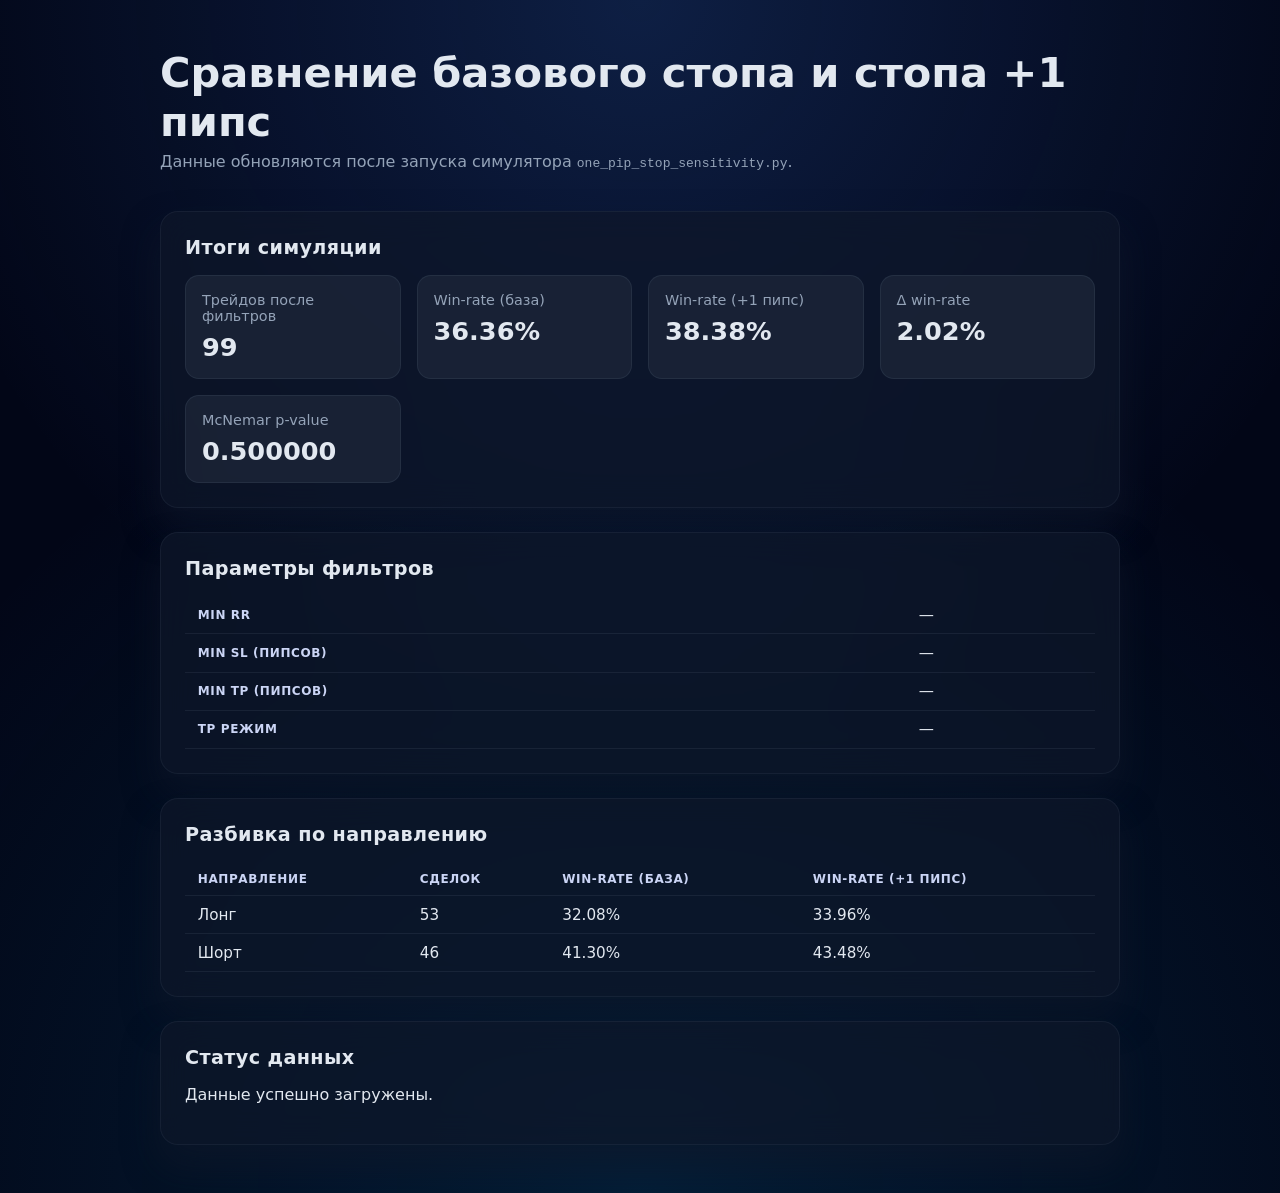
<file: site/index.html>
<!DOCTYPE html>
<html lang="ru">
<head>
  <meta charset="UTF-8" />
  <meta name="viewport" content="width=device-width, initial-scale=1.0" />
  <title>One Pip Stop Sensitivity Dashboard</title>
  <link rel="stylesheet" href="style.css" />
</head>
<body>
  <main>
    <header>
      <h1>Сравнение базового стопа и стопа +1 пипс</h1>
      <p class="note">Данные обновляются после запуска симулятора <code>one_pip_stop_sensitivity.py</code>.</p>
    </header>

    <section id="overview" class="card">
      <h2>Итоги симуляции</h2>
      <div class="grid">
        <div class="stat">
          <span class="label">Трейдов после фильтров</span>
          <span class="value" id="trades-kept">—</span>
        </div>
        <div class="stat">
          <span class="label">Win-rate (база)</span>
          <span class="value" id="base-wr">—</span>
        </div>
        <div class="stat">
          <span class="label">Win-rate (+1 пипс)</span>
          <span class="value" id="plus-wr">—</span>
        </div>
        <div class="stat">
          <span class="label">Δ win-rate</span>
          <span class="value" id="delta-wr">—</span>
        </div>
        <div class="stat">
          <span class="label">McNemar p-value</span>
          <span class="value" id="p-value">—</span>
        </div>
      </div>
    </section>

    <section id="filters" class="card">
      <h2>Параметры фильтров</h2>
      <table>
        <tbody>
          <tr><th>Min RR</th><td id="min-rr">—</td></tr>
          <tr><th>Min SL (пипсов)</th><td id="min-sl">—</td></tr>
          <tr><th>Min TP (пипсов)</th><td id="min-tp">—</td></tr>
          <tr><th>TP режим</th><td id="tp-mode">—</td></tr>
        </tbody>
      </table>
    </section>

    <section id="direction" class="card">
      <h2>Разбивка по направлению</h2>
      <table>
        <thead>
          <tr>
            <th>Направление</th>
            <th>Сделок</th>
            <th>Win-rate (база)</th>
            <th>Win-rate (+1 пипс)</th>
          </tr>
        </thead>
        <tbody id="direction-body">
          <tr><td colspan="4" class="empty">Нет данных</td></tr>
        </tbody>
      </table>
    </section>

    <section class="card" id="data-status">
      <h2>Статус данных</h2>
      <p id="status-message">Загрузка...</p>
    </section>
  </main>

  <script src="script.js"></script>
</body>
</html>
</file>
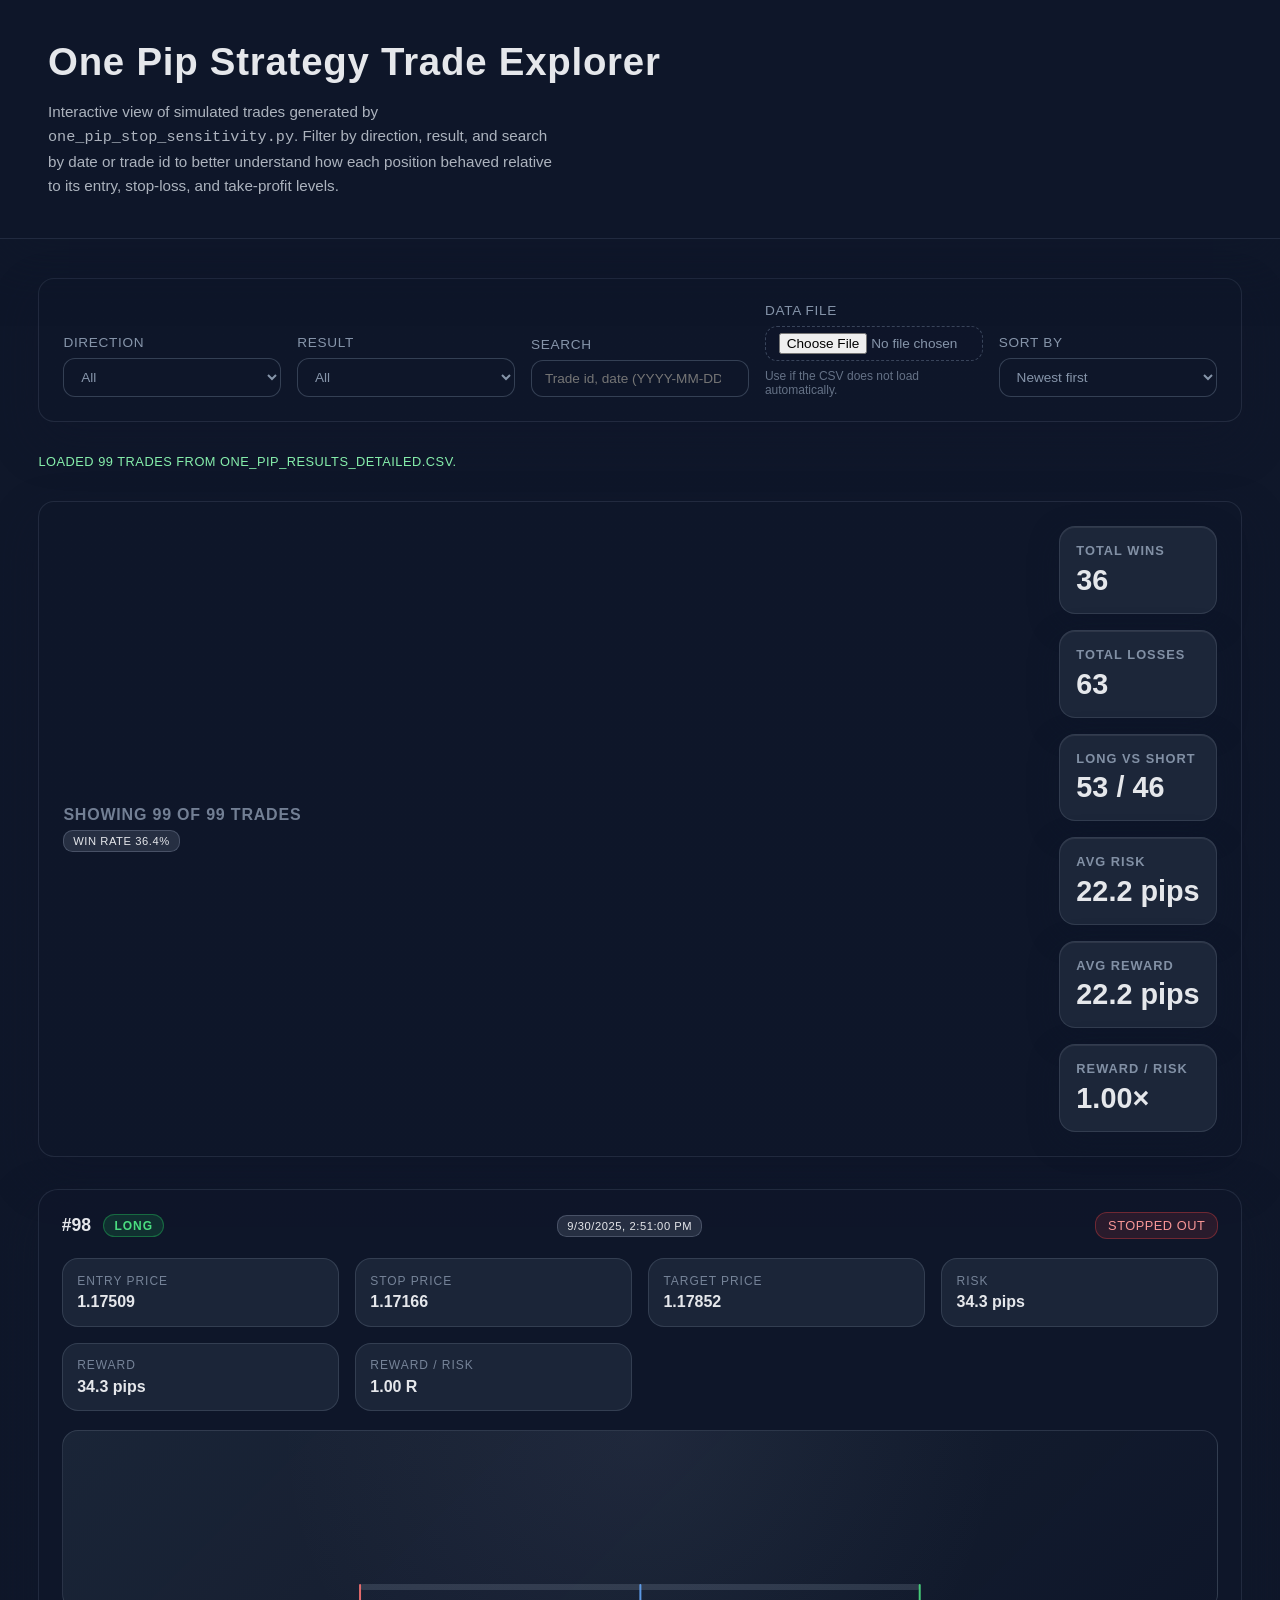
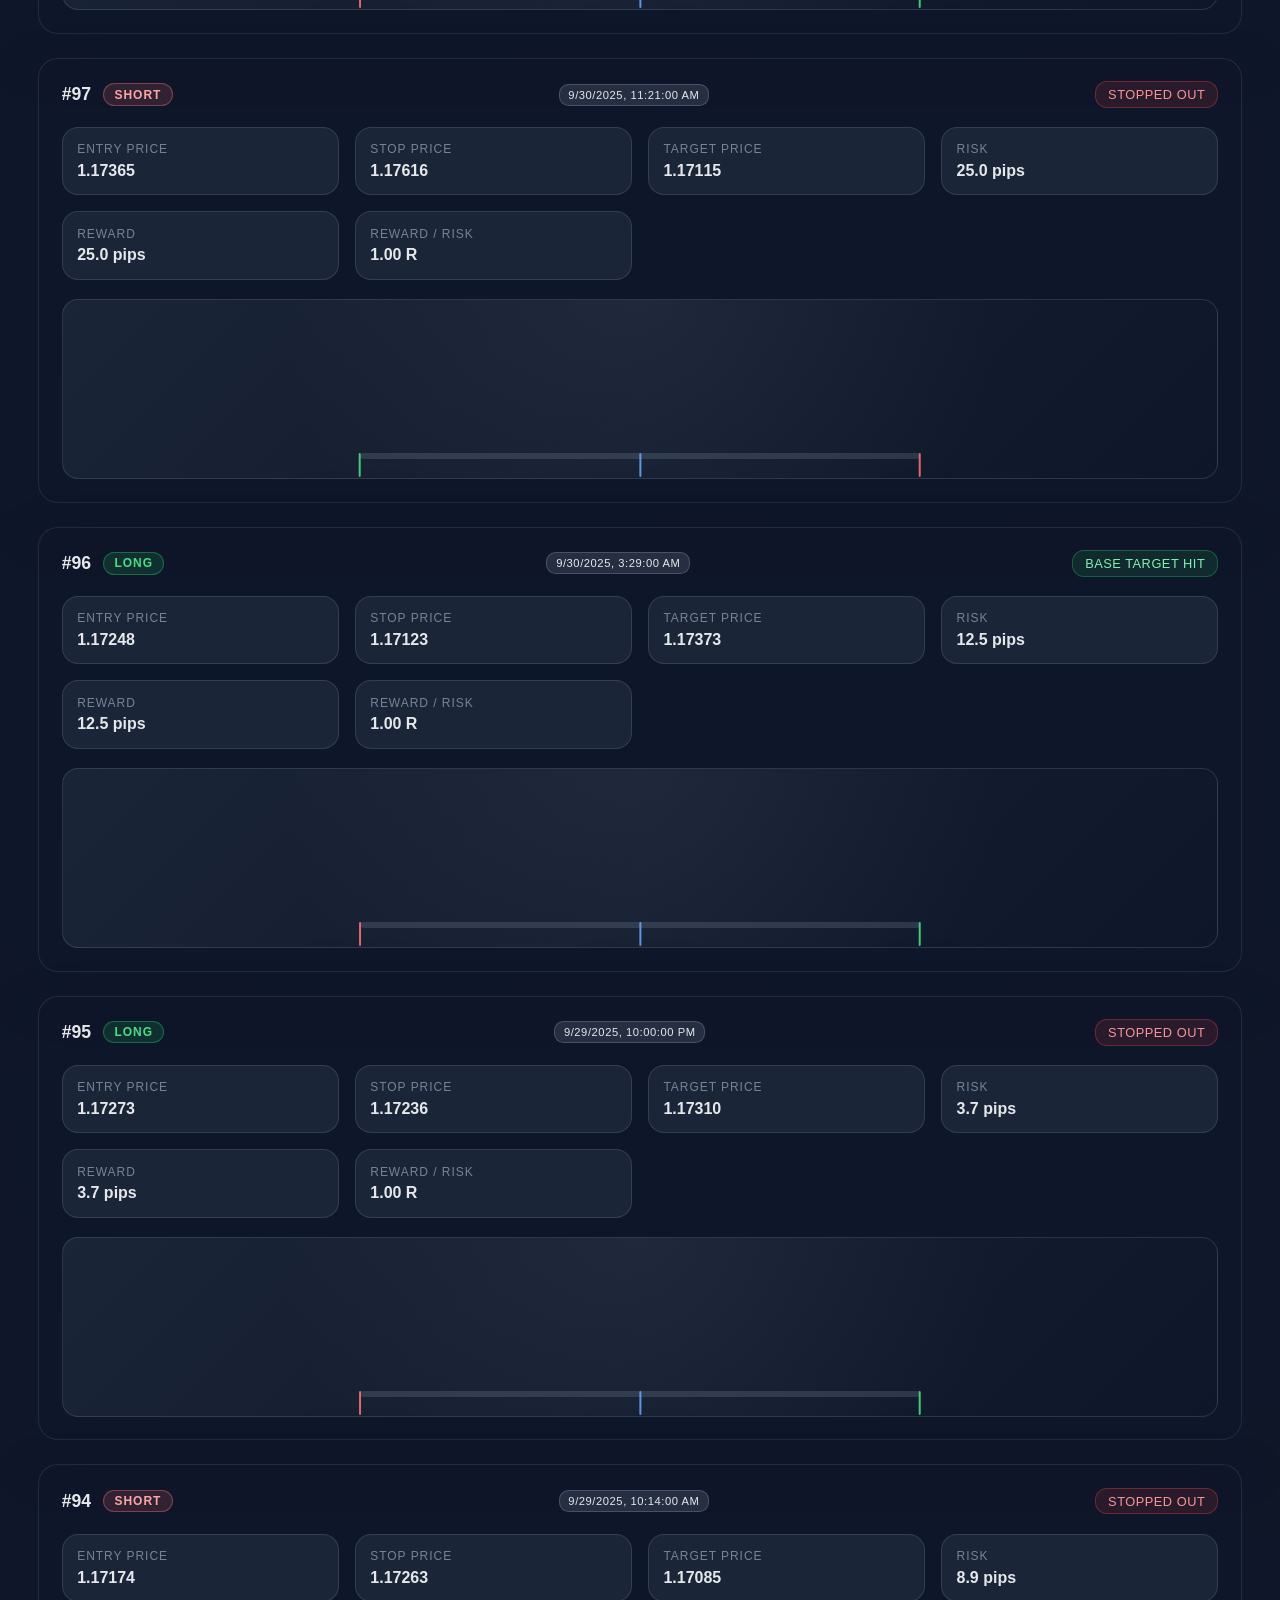
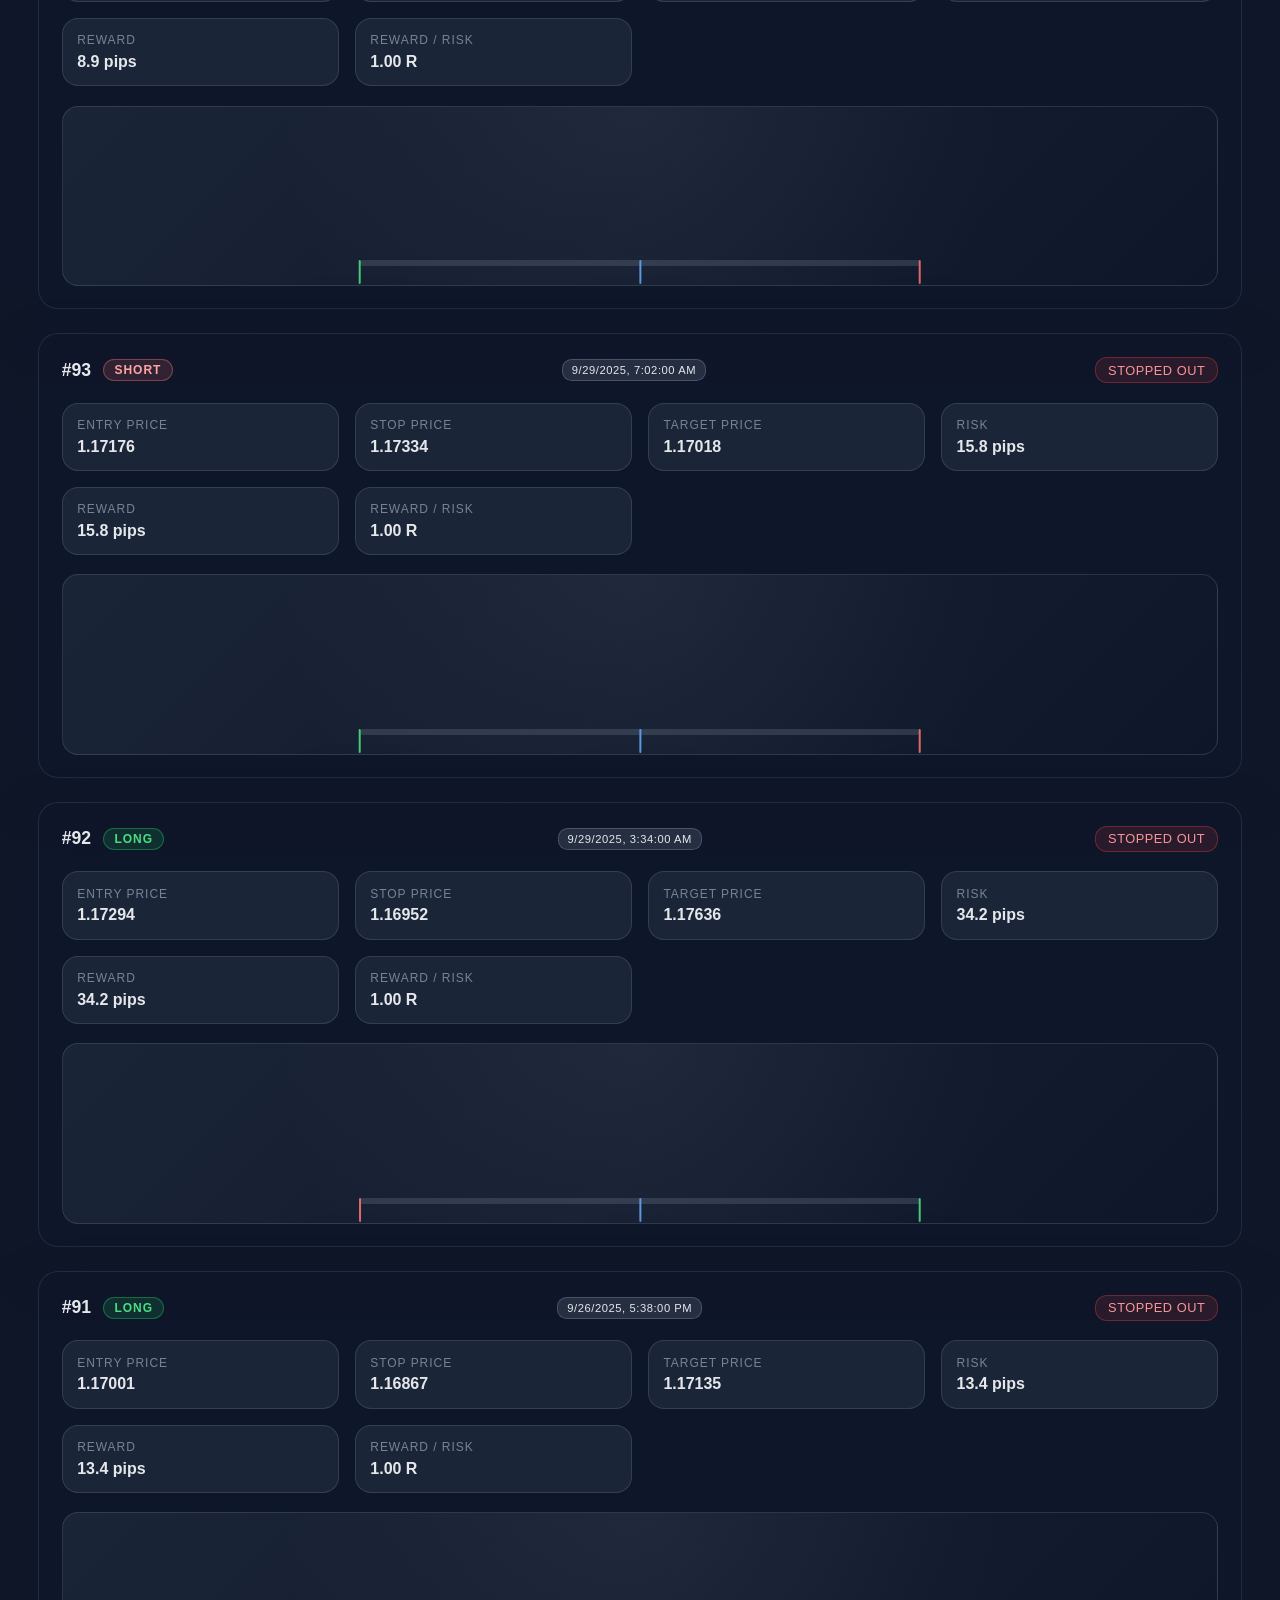
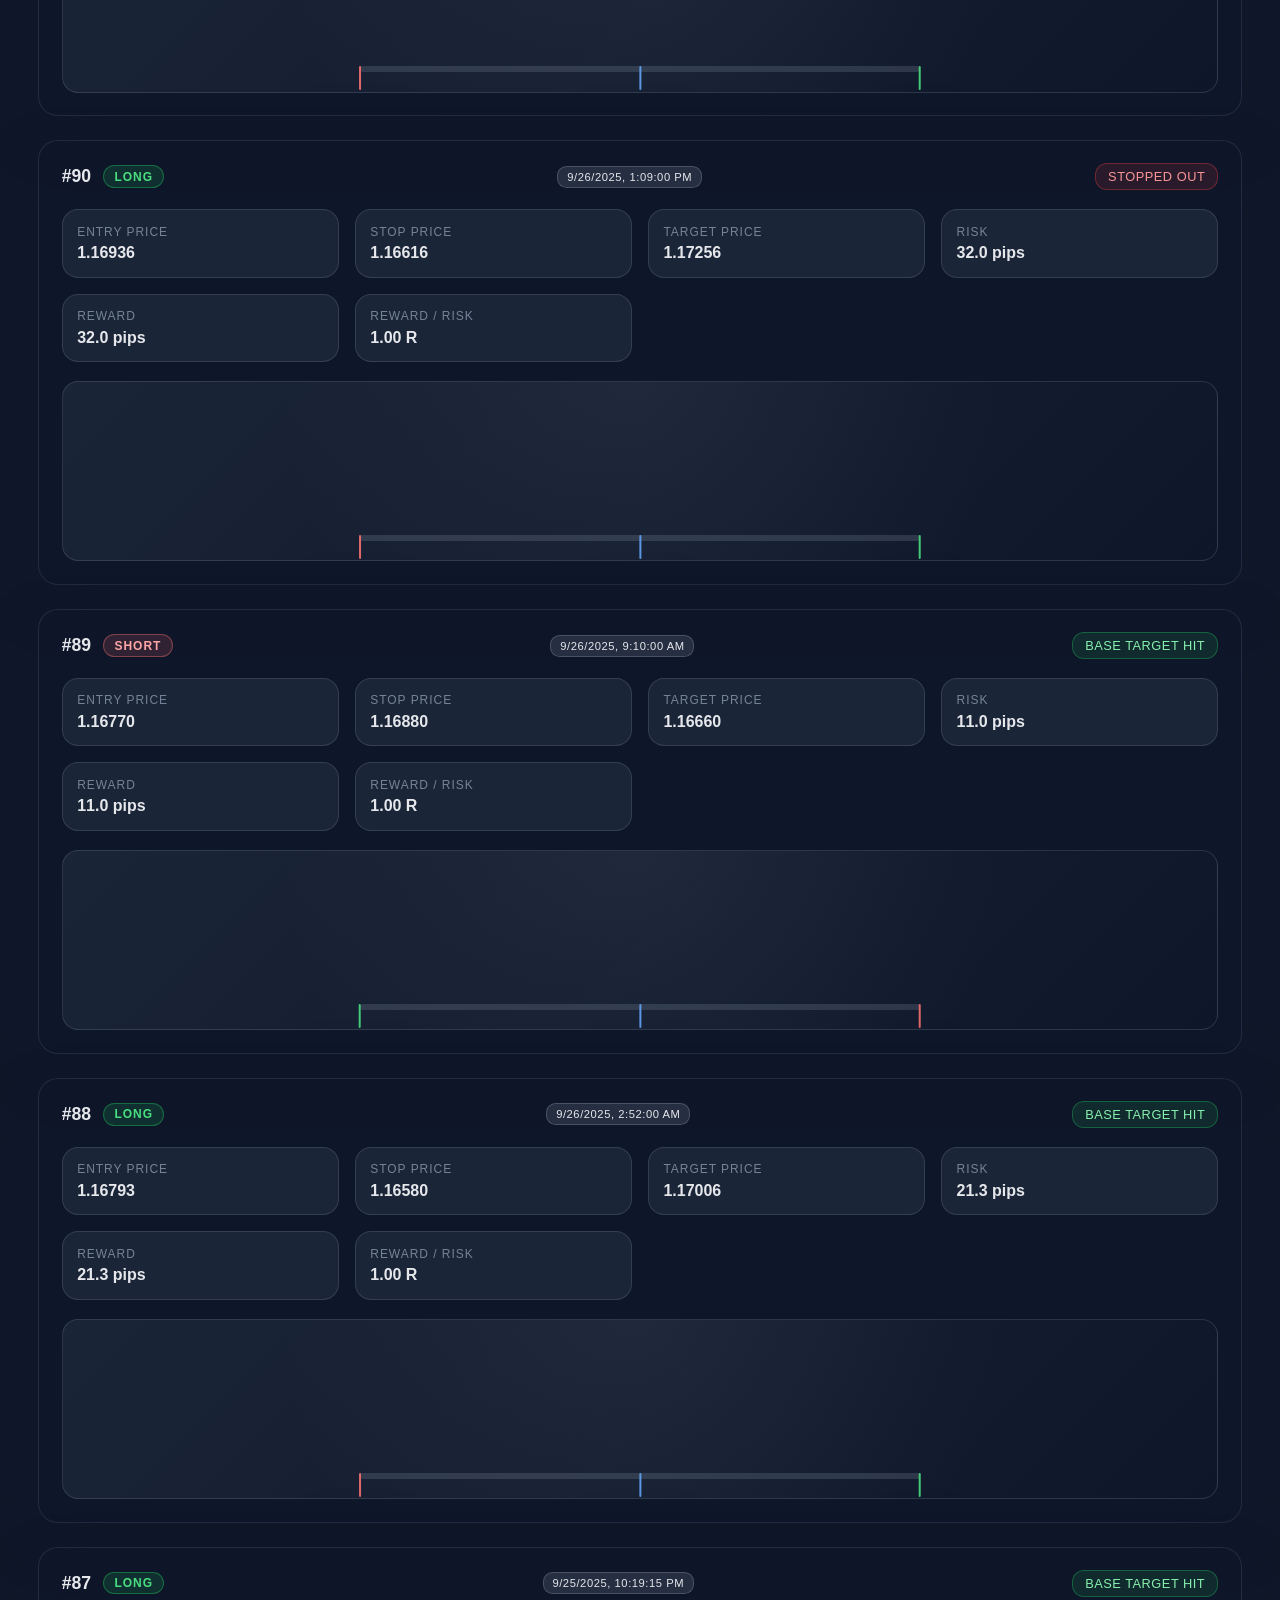
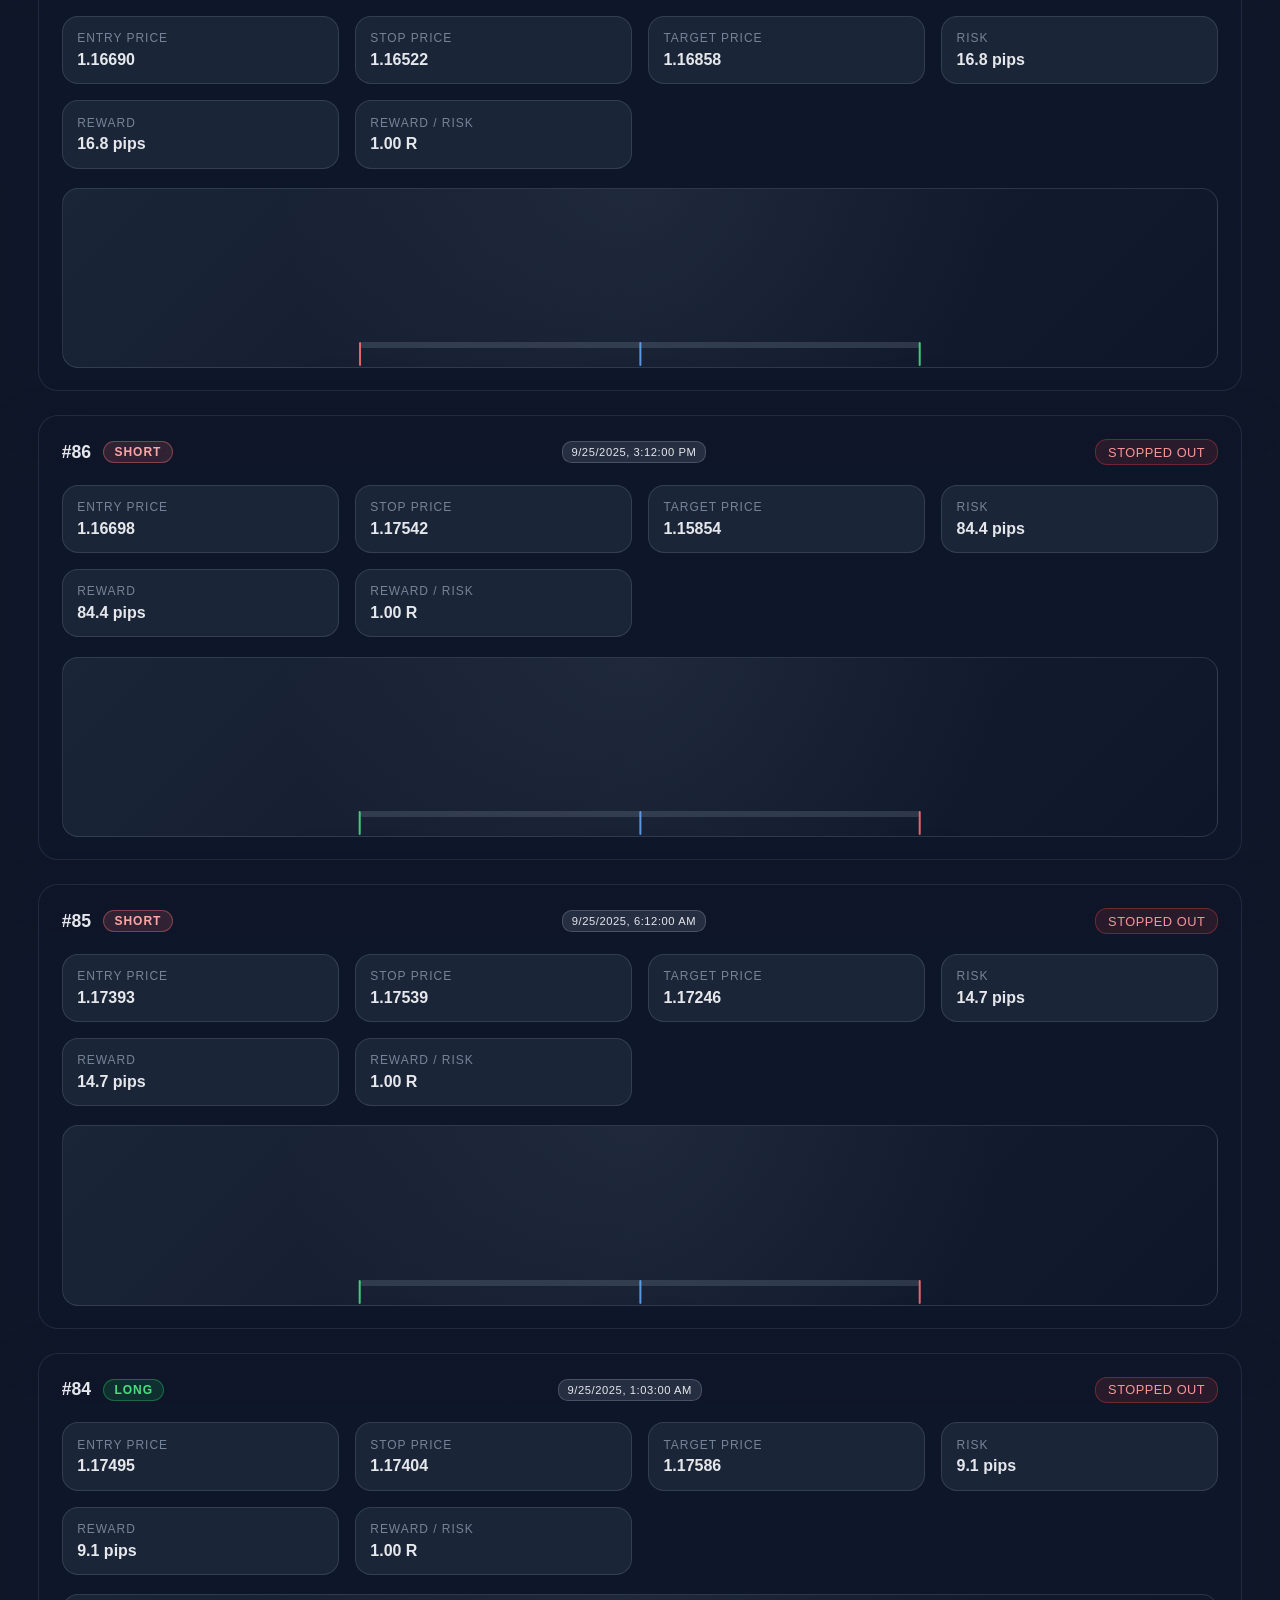
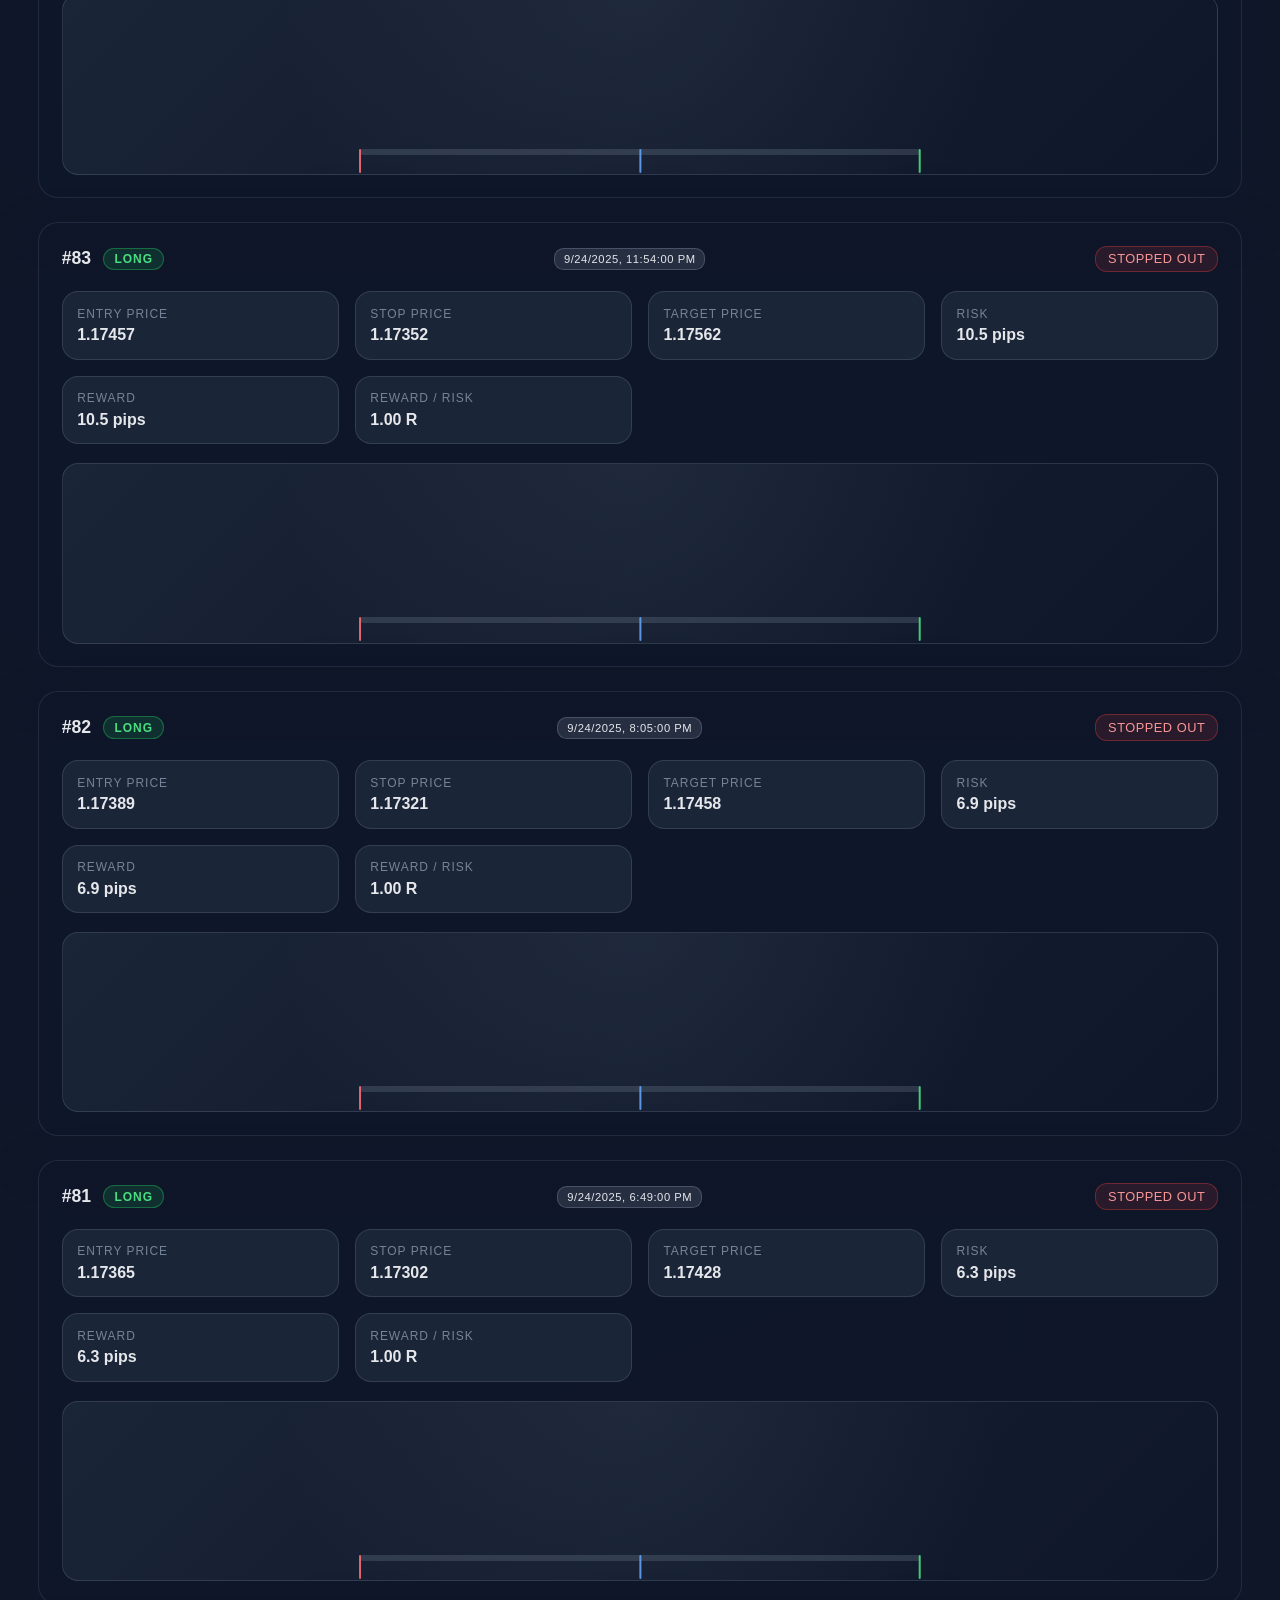
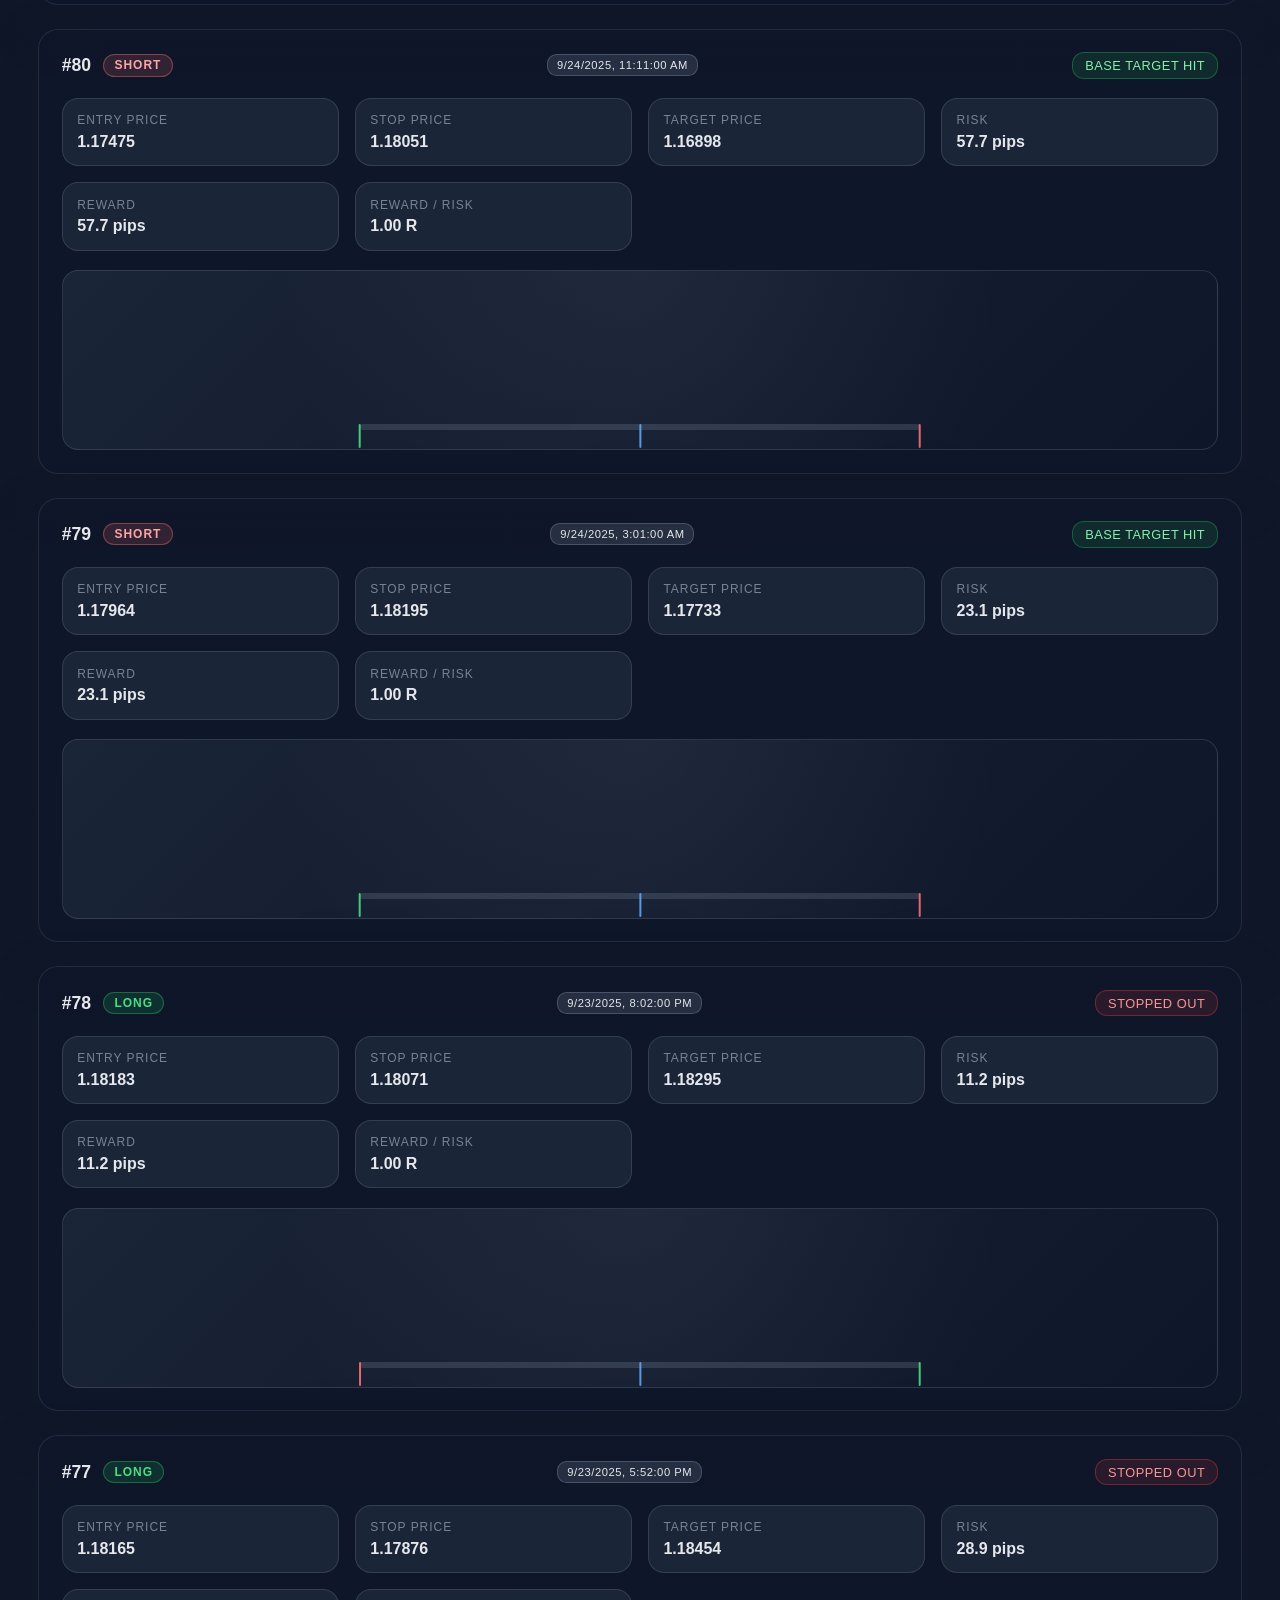
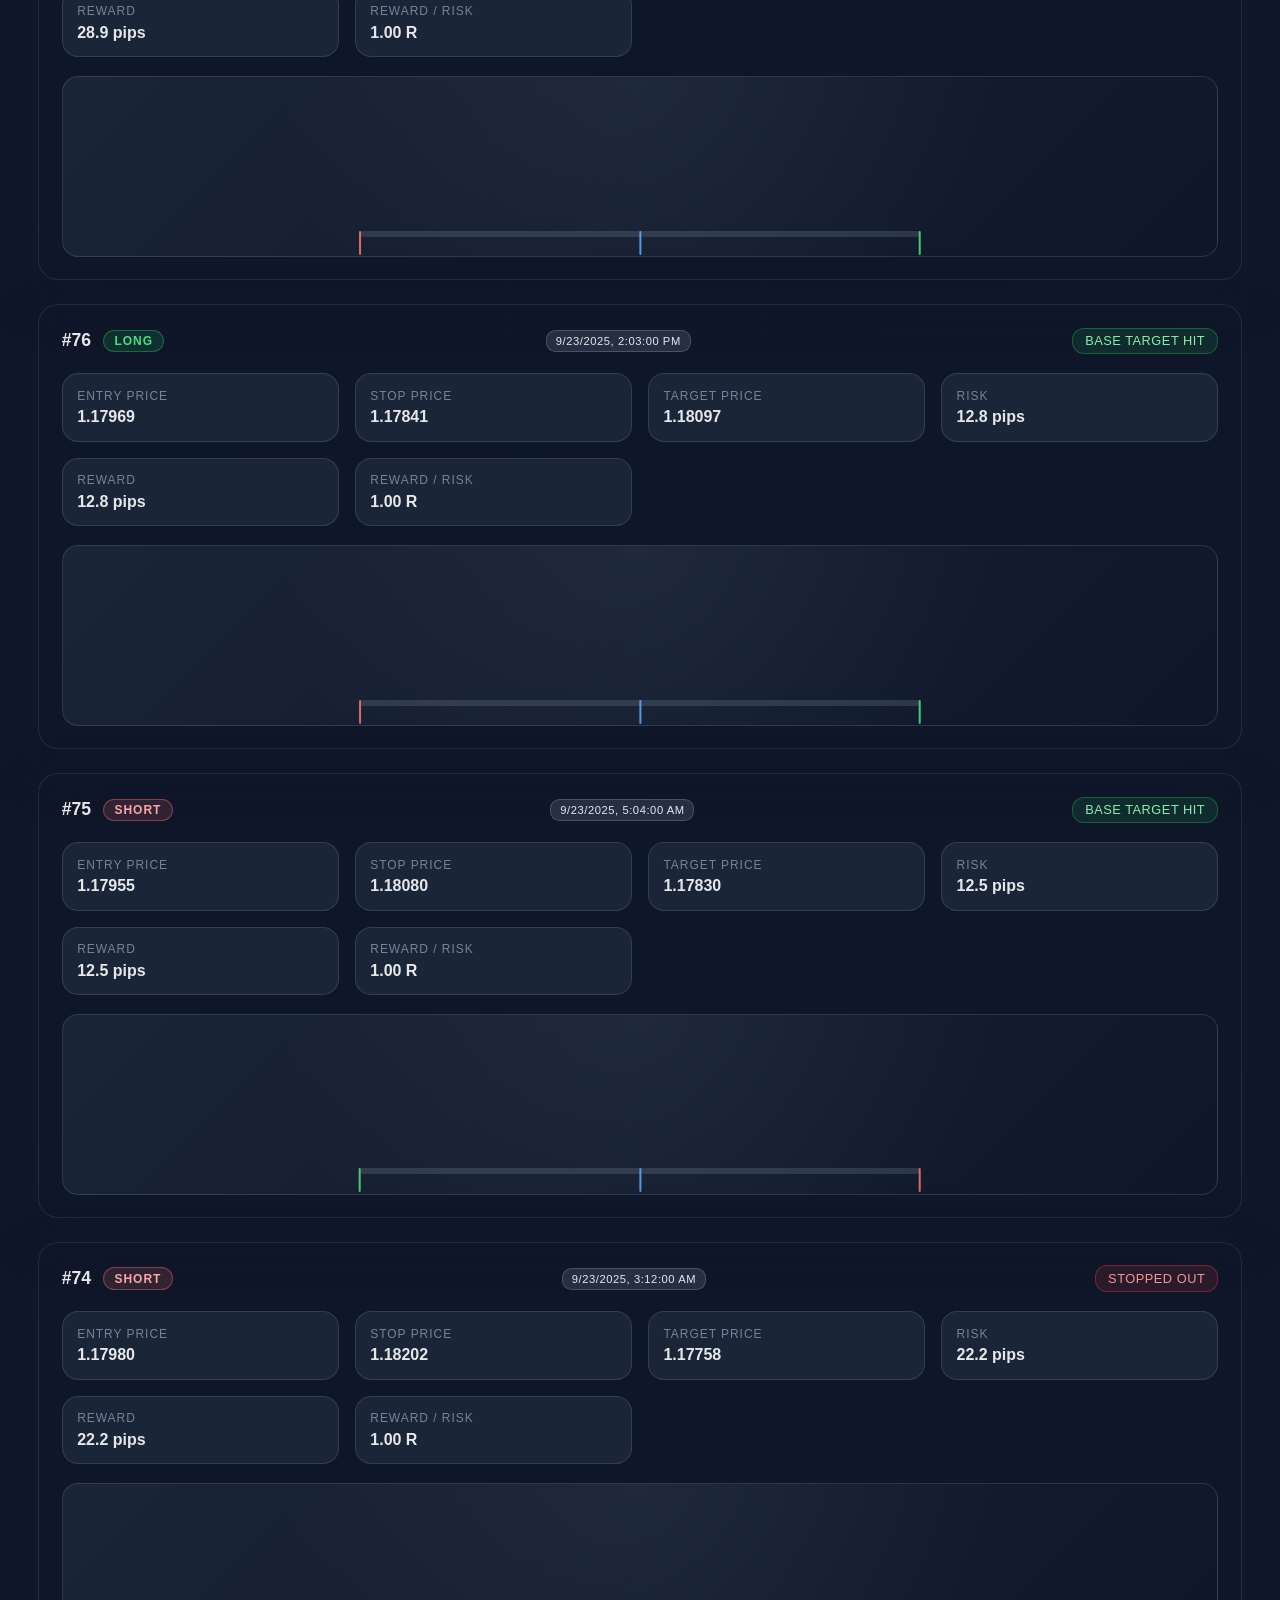
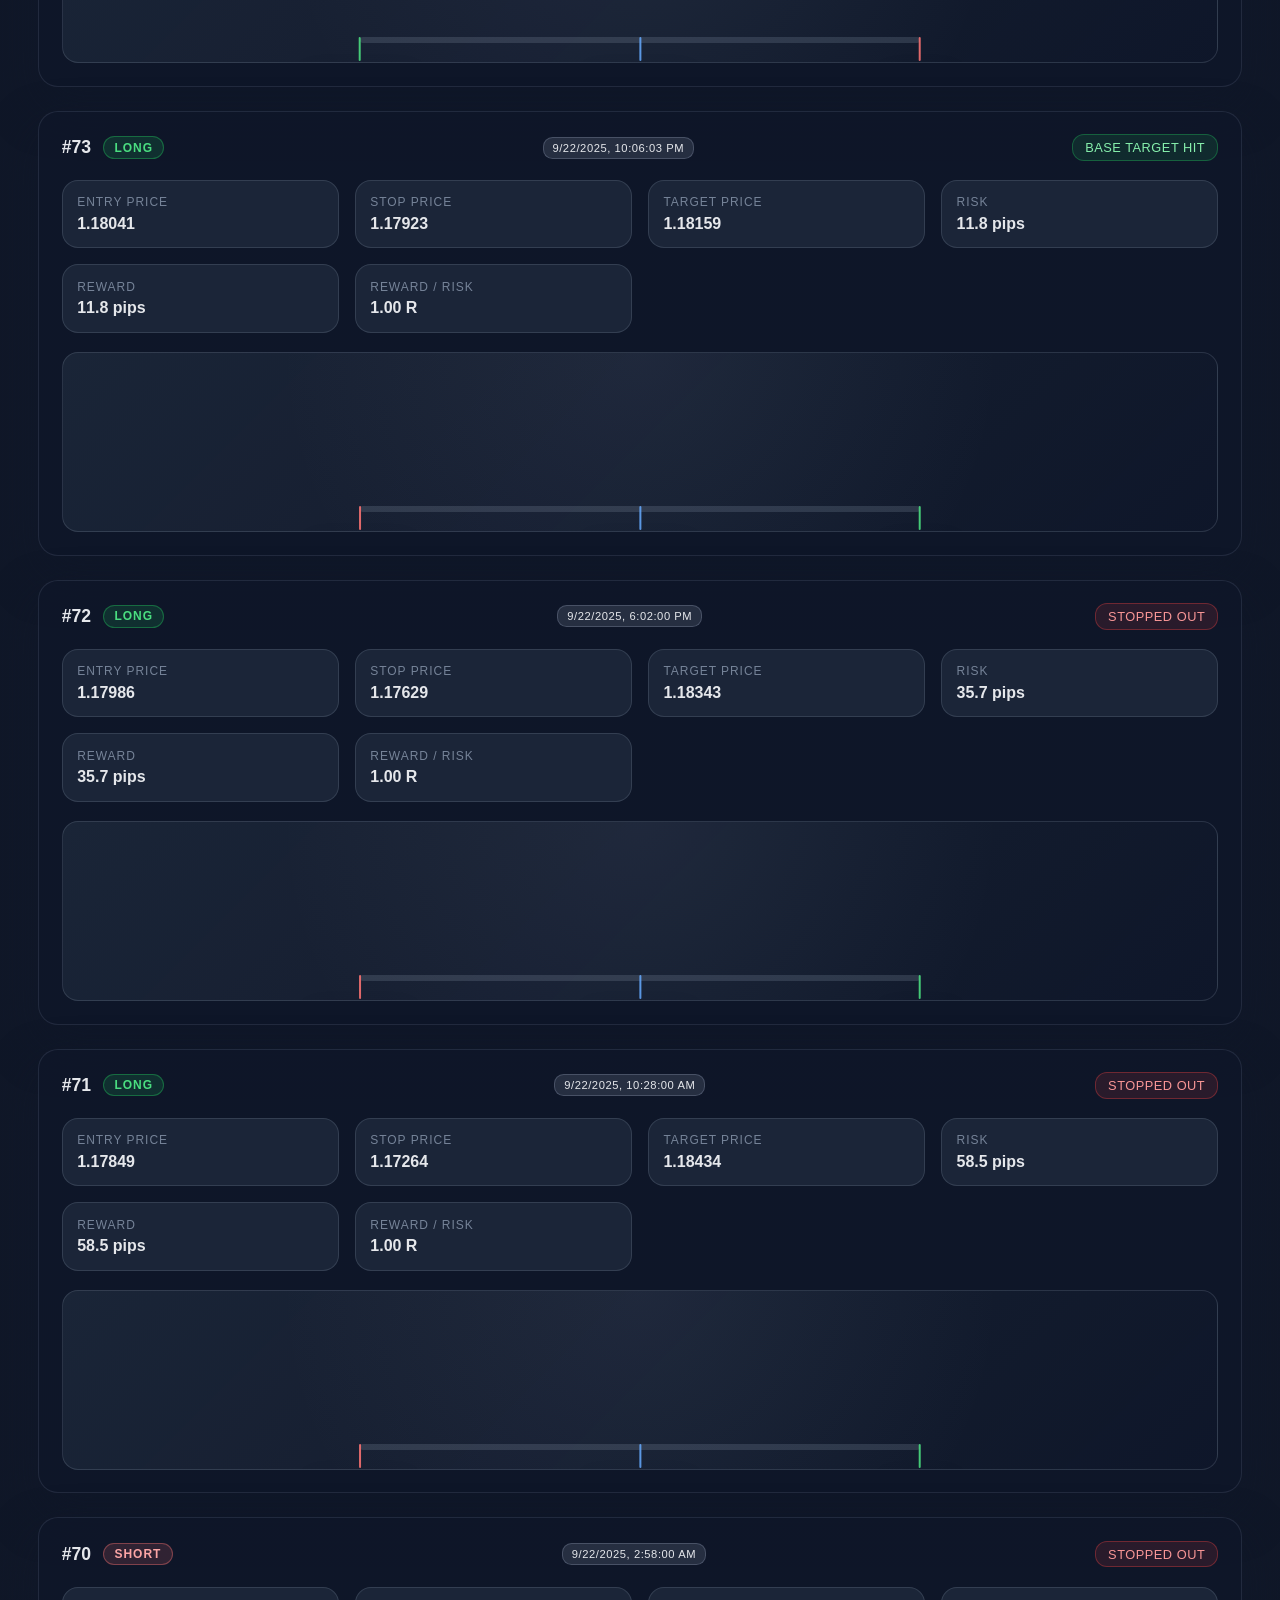
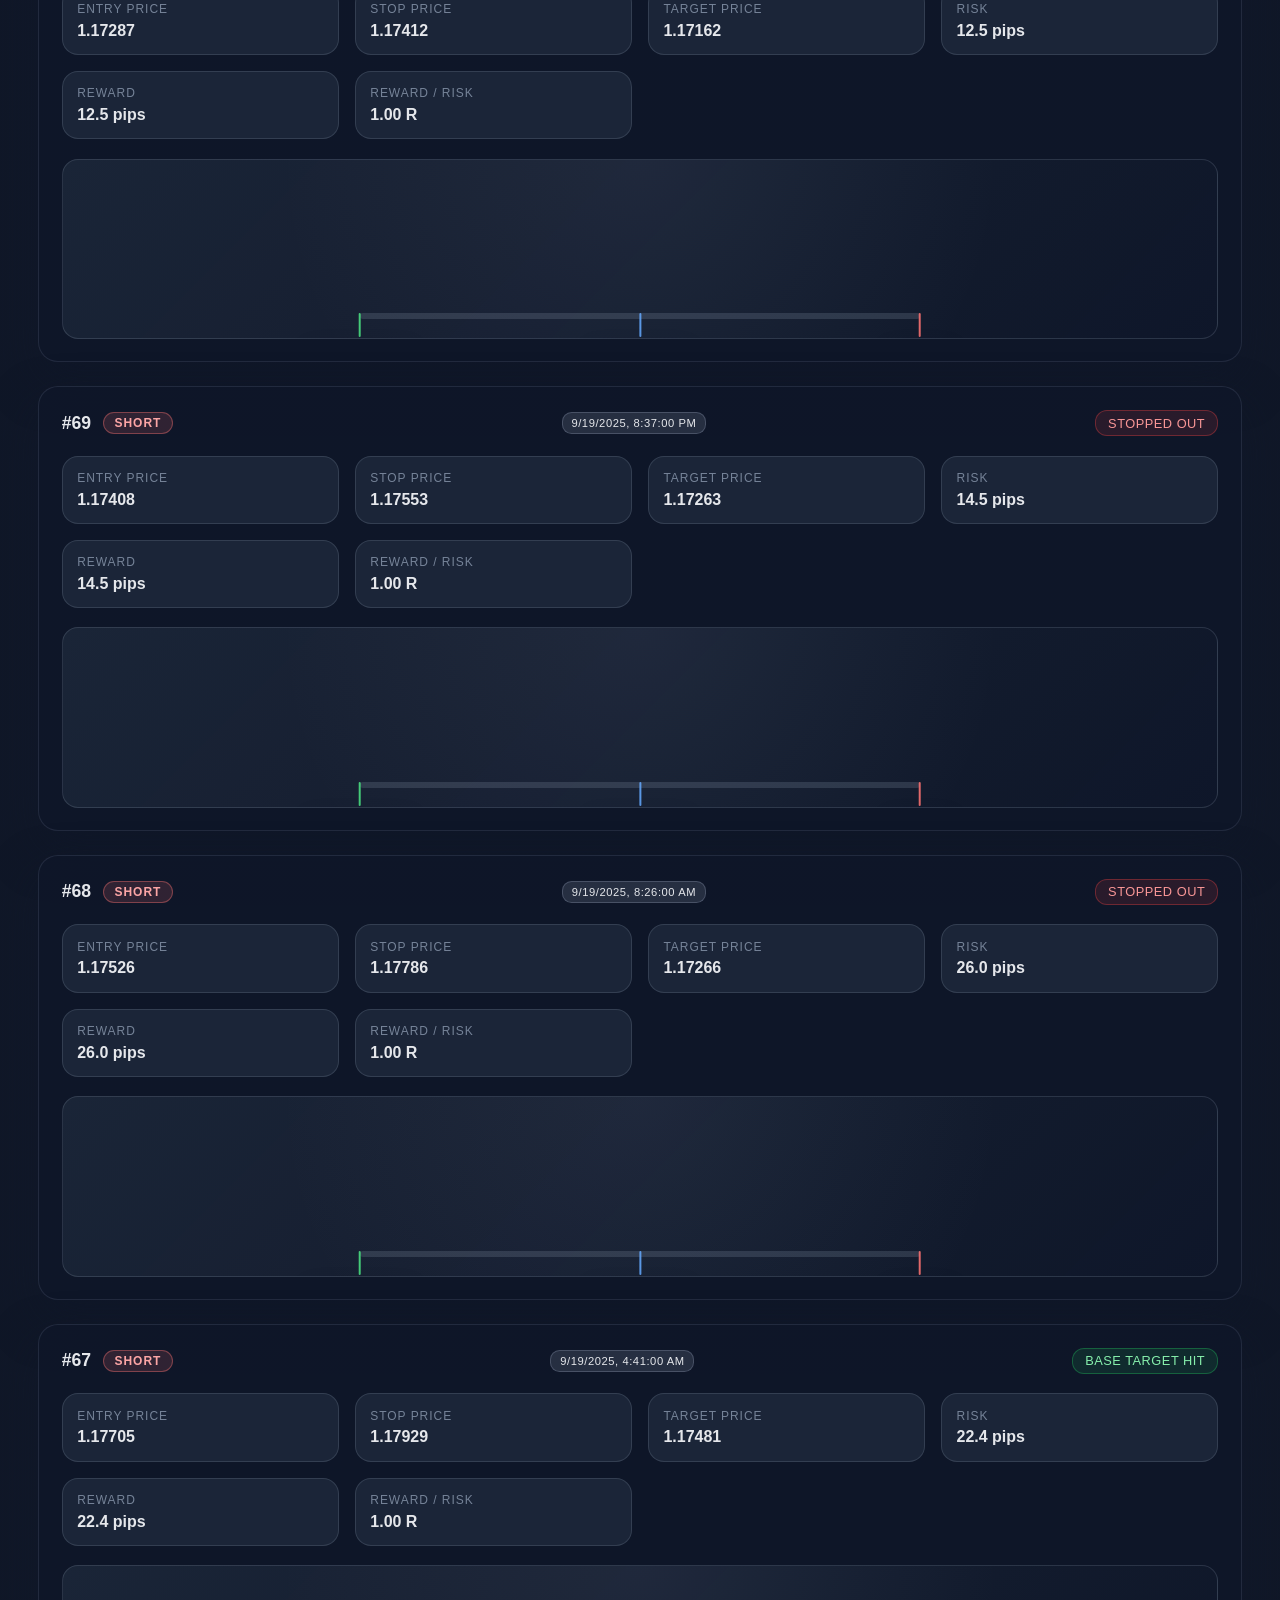
<file: trade_visualization.html>
<!DOCTYPE html>
<html lang="en">
<head>
  <meta charset="UTF-8" />
  <title>One Pip Strategy Trade Explorer</title>
  <meta name="viewport" content="width=device-width, initial-scale=1" />
  <style>
    :root {
      color-scheme: light dark;
      font-family: "Segoe UI", Roboto, Helvetica, Arial, sans-serif;
      background: #111827;
      color: #e5e7eb;
    }

    body {
      margin: 0;
      padding: 0;
      min-height: 100vh;
      display: flex;
      flex-direction: column;
      background: linear-gradient(160deg, #0f172a 0%, #111827 50%, #0b1120 100%);
    }

    header {
      padding: 2.5rem clamp(1rem, 4vw, 3rem);
      background: rgba(15, 23, 42, 0.85);
      backdrop-filter: blur(14px);
      border-bottom: 1px solid rgba(148, 163, 184, 0.15);
      position: sticky;
      top: 0;
      z-index: 10;
      box-shadow: 0 20px 45px rgba(15, 23, 42, 0.6);
    }

    header h1 {
      margin: 0 0 1rem 0;
      font-size: clamp(1.8rem, 3vw, 2.7rem);
      font-weight: 700;
      letter-spacing: 0.02em;
    }

    header p {
      margin: 0;
      max-width: 60ch;
      color: rgba(226, 232, 240, 0.75);
      font-size: 0.95rem;
      line-height: 1.6;
    }

    main {
      flex: 1;
      padding: clamp(1.5rem, 3vw, 3.5rem);
      display: grid;
      gap: 2rem;
    }

    .controls {
      display: grid;
      grid-template-columns: repeat(auto-fit, minmax(180px, 1fr));
      gap: 1rem;
      align-items: end;
      background: rgba(15, 23, 42, 0.75);
      padding: 1.5rem;
      border-radius: 1rem;
      border: 1px solid rgba(148, 163, 184, 0.15);
      box-shadow: 0 20px 45px rgba(15, 23, 42, 0.45);
    }

    .control {
      display: flex;
      flex-direction: column;
      gap: 0.5rem;
      font-size: 0.85rem;
      text-transform: uppercase;
      letter-spacing: 0.05em;
      color: rgba(148, 163, 184, 0.9);
    }

    .control input,
    .control select {
      font: inherit;
      padding: 0.65rem 0.8rem;
      border-radius: 0.75rem;
      border: 1px solid rgba(100, 116, 139, 0.45);
      background: rgba(15, 23, 42, 0.9);
      color: inherit;
      transition: border-color 0.2s ease, box-shadow 0.2s ease;
    }

    .control input[type="file"] {
      padding: 0.4rem 0.8rem;
      background: rgba(15, 23, 42, 0.6);
      border: 1px dashed rgba(100, 116, 139, 0.5);
      cursor: pointer;
    }

    .control input:focus,
    .control select:focus {
      outline: none;
      border-color: rgba(99, 102, 241, 0.65);
      box-shadow: 0 0 0 3px rgba(99, 102, 241, 0.25);
    }

    .control .control-help {
      text-transform: none;
      letter-spacing: normal;
      font-size: 0.75rem;
      color: rgba(148, 163, 184, 0.65);
    }

    .summary {
      display: flex;
      flex-wrap: wrap;
      gap: 1rem;
      align-items: center;
      justify-content: space-between;
      padding: 1.5rem;
      background: rgba(15, 23, 42, 0.75);
      border-radius: 1rem;
      border: 1px solid rgba(148, 163, 184, 0.15);
      box-shadow: 0 20px 45px rgba(15, 23, 42, 0.45);
    }

    .summary-grid {
      display: grid;
      grid-template-columns: repeat(auto-fit, minmax(140px, 1fr));
      gap: 1rem;
    }

    .summary-card {
      padding: 1rem;
      background: rgba(30, 41, 59, 0.9);
      border-radius: 1rem;
      border: 1px solid rgba(148, 163, 184, 0.18);
      box-shadow: inset 0 1px 0 rgba(255, 255, 255, 0.08), 0 10px 30px rgba(15, 23, 42, 0.35);
    }

    .summary-card h3 {
      margin: 0;
      font-size: 0.8rem;
      text-transform: uppercase;
      letter-spacing: 0.08em;
      color: rgba(148, 163, 184, 0.85);
    }

    .summary-card p {
      margin: 0.35rem 0 0 0;
      font-size: clamp(1.2rem, 2.5vw, 1.8rem);
      font-weight: 600;
    }

    .trade-list {
      display: grid;
      gap: 1.5rem;
    }

    .trade-card {
      background: rgba(15, 23, 42, 0.78);
      border-radius: 1.25rem;
      padding: 1.4rem;
      border: 1px solid rgba(148, 163, 184, 0.15);
      box-shadow: 0 20px 45px rgba(15, 23, 42, 0.5);
      display: grid;
      gap: 1.2rem;
      transition: transform 0.2s ease, border-color 0.2s ease;
    }

    .notice {
      margin: 0;
      font-size: 0.8rem;
      letter-spacing: 0.04em;
      text-transform: uppercase;
      color: rgba(148, 163, 184, 0.75);
    }

    .notice[data-tone="error"] {
      color: #fca5a5;
    }

    .notice[data-tone="success"] {
      color: #86efac;
    }

    .trade-card:hover {
      transform: translateY(-4px);
      border-color: rgba(99, 102, 241, 0.4);
    }

    .trade-card header {
      position: relative;
      padding: 0;
      background: none;
      border: none;
      box-shadow: none;
    }

    .trade-meta {
      display: flex;
      flex-wrap: wrap;
      gap: 1rem;
      align-items: center;
      justify-content: space-between;
    }

    .trade-title {
      font-size: 1.1rem;
      font-weight: 600;
      display: flex;
      align-items: center;
      gap: 0.75rem;
    }

    .trade-direction {
      padding: 0.2rem 0.65rem;
      border-radius: 999px;
      font-size: 0.75rem;
      letter-spacing: 0.08em;
      text-transform: uppercase;
    }

    .trade-direction.long {
      background: rgba(34, 197, 94, 0.15);
      color: rgb(74, 222, 128);
      border: 1px solid rgba(34, 197, 94, 0.4);
    }

    .trade-direction.short {
      background: rgba(248, 113, 113, 0.15);
      color: rgb(252, 165, 165);
      border: 1px solid rgba(248, 113, 113, 0.4);
    }

    .trade-result {
      padding: 0.3rem 0.75rem;
      border-radius: 0.75rem;
      font-size: 0.8rem;
      letter-spacing: 0.04em;
      text-transform: uppercase;
      display: inline-flex;
      align-items: center;
      gap: 0.5rem;
      border: 1px solid transparent;
    }

    .trade-result.win {
      background: rgba(34, 197, 94, 0.12);
      color: rgb(134, 239, 172);
      border-color: rgba(34, 197, 94, 0.35);
    }

    .trade-result.loss {
      background: rgba(239, 68, 68, 0.12);
      color: rgb(248, 150, 150);
      border-color: rgba(239, 68, 68, 0.35);
    }

    .trade-grid {
      display: grid;
      gap: 1rem;
      grid-template-columns: repeat(auto-fit, minmax(220px, 1fr));
    }

    .trade-stat {
      display: grid;
      gap: 0.35rem;
      background: rgba(30, 41, 59, 0.85);
      padding: 0.9rem;
      border-radius: 1rem;
      border: 1px solid rgba(148, 163, 184, 0.2);
    }

    .trade-stat span {
      font-size: 0.75rem;
      text-transform: uppercase;
      letter-spacing: 0.08em;
      color: rgba(148, 163, 184, 0.75);
    }

    .trade-stat strong {
      font-size: 1rem;
      font-weight: 600;
    }

    .price-track {
      position: relative;
      height: 140px;
      background: linear-gradient(135deg, rgba(30, 41, 59, 0.8), rgba(15, 23, 42, 0.75));
      border-radius: 1rem;
      border: 1px solid rgba(148, 163, 184, 0.2);
      overflow: hidden;
      padding: 1.2rem 1.4rem;
      display: flex;
      align-items: flex-end;
      justify-content: center;
    }

    .price-track::after {
      content: "";
      position: absolute;
      inset: 0;
      background: radial-gradient(circle at top, rgba(148, 163, 184, 0.08), transparent 60%);
      pointer-events: none;
    }

    .price-line {
      position: relative;
      width: min(560px, 100%);
      height: 6px;
      background: rgba(148, 163, 184, 0.2);
      border-radius: 999px;
    }

    .price-level {
      position: absolute;
      transform: translateX(-50%);
      display: flex;
      flex-direction: column;
      align-items: center;
      gap: 0.4rem;
    }

    .price-level .marker {
      width: 2px;
      height: 24px;
      border-radius: 999px;
    }

    .price-level .label {
      font-size: 0.75rem;
      padding: 0.25rem 0.6rem;
      border-radius: 0.6rem;
      background: rgba(15, 23, 42, 0.9);
      border: 1px solid rgba(148, 163, 184, 0.25);
      box-shadow: 0 6px 18px rgba(15, 23, 42, 0.45);
    }

    .price-level.entry .marker {
      background: rgba(96, 165, 250, 0.9);
    }

    .price-level.stop .marker {
      background: rgba(248, 113, 113, 0.9);
    }

    .price-level.target .marker {
      background: rgba(74, 222, 128, 0.9);
    }

    .no-data {
      text-align: center;
      padding: 4rem 2rem;
      border-radius: 1rem;
      border: 1px dashed rgba(148, 163, 184, 0.25);
      background: rgba(15, 23, 42, 0.5);
      color: rgba(148, 163, 184, 0.8);
      font-size: 0.95rem;
      letter-spacing: 0.03em;
    }

    .badge {
      display: inline-flex;
      align-items: center;
      gap: 0.35rem;
      padding: 0.25rem 0.55rem;
      border-radius: 0.6rem;
      font-size: 0.7rem;
      letter-spacing: 0.05em;
      background: rgba(148, 163, 184, 0.18);
      border: 1px solid rgba(148, 163, 184, 0.3);
      text-transform: uppercase;
    }

    footer {
      padding: 2rem;
      text-align: center;
      color: rgba(148, 163, 184, 0.6);
      font-size: 0.8rem;
      letter-spacing: 0.04em;
    }

    @media (max-width: 720px) {
      header {
        position: static;
      }

      .trade-meta {
        flex-direction: column;
        align-items: flex-start;
      }

      .price-track {
        height: 120px;
      }
    }
  </style>
</head>
<body>
  <header>
    <h1>One Pip Strategy Trade Explorer</h1>
    <p>Interactive view of simulated trades generated by <code>one_pip_stop_sensitivity.py</code>. Filter by direction, result, and
      search by date or trade id to better understand how each position behaved relative to its entry, stop-loss, and take-profit
      levels.</p>
  </header>
  <main>
    <section class="controls">
      <label class="control">
        Direction
        <select id="directionFilter">
          <option value="all">All</option>
          <option value="long">Long</option>
          <option value="short">Short</option>
        </select>
      </label>
      <label class="control">
        Result
        <select id="resultFilter">
          <option value="all">All</option>
          <option value="win">Base Target Hit</option>
          <option value="loss">Stopped Out</option>
        </select>
      </label>
      <label class="control">
        Search
        <input id="searchInput" type="search" placeholder="Trade id, date (YYYY-MM-DD)" />
      </label>
      <label class="control">
        Data file
        <input id="fileInput" type="file" accept=".csv" />
        <span class="control-help">Use if the CSV does not load automatically.</span>
      </label>
      <label class="control">
        Sort by
        <select id="sortSelect">
          <option value="time-desc">Newest first</option>
          <option value="time-asc">Oldest first</option>
          <option value="rr-desc">Highest R:R</option>
          <option value="rr-asc">Lowest R:R</option>
          <option value="risk-desc">Biggest risk (pips)</option>
          <option value="risk-asc">Smallest risk (pips)</option>
        </select>
      </label>
    </section>

    <p id="dataStatus" class="notice">Loading trade data…</p>

    <section class="summary" id="summary"></section>

    <section class="trade-list" id="tradeList">
      <p class="no-data">Loading trade data…</p>
    </section>
  </main>
  <footer>
    Data source: <code>one_pip_results_detailed.csv</code> · Visual helper for strategy diagnostics.
  </footer>

  <script>
    const directionFilter = document.getElementById('directionFilter');
    const resultFilter = document.getElementById('resultFilter');
    const searchInput = document.getElementById('searchInput');
    const sortSelect = document.getElementById('sortSelect');
    const fileInput = document.getElementById('fileInput');
    const tradeList = document.getElementById('tradeList');
    const summaryEl = document.getElementById('summary');
    const dataStatus = document.getElementById('dataStatus');
    let trades = [];

    const setStatus = (message, tone = 'info') => {
      if (!dataStatus) return;
      dataStatus.textContent = message;
      if (tone === 'info') {
        delete dataStatus.dataset.tone;
      } else {
        dataStatus.dataset.tone = tone;
      }
    };

    const formatNumber = (value, digits = 5) => {
      if (typeof value !== 'number' || Number.isNaN(value)) return '—';
      return value.toFixed(digits);
    };

    const formatPips = (value) => {
      if (typeof value !== 'number' || Number.isNaN(value)) return '—';
      return `${value.toFixed(1)} pips`;
    };

    const formatRR = (reward, risk) => {
      if (!risk) return '—';
      return `${(reward / risk).toFixed(2)} R`;
    };

    const parseBool = (value) => value === 'True' || value === true;

    const parseCsv = (text) => {
      const lines = text.trim().split(/\r?\n/).filter(Boolean);
      const [header, ...rows] = lines;
      const keys = header.split(',');
      return rows.map((row) => {
        const values = row.split(',');
        return Object.fromEntries(keys.map((key, index) => [key, values[index]]));
      });
    };

    const decorateTrade = (raw) => {
      const direction = Number(raw.direction);
      const riskPips = Number(raw.risk_pips);
      const rewardPips = Number(raw.reward_pips);
      const trade = {
        ...raw,
        trade_id: Number(raw.trade_id),
        entry_tick_idx: Number(raw.entry_tick_idx),
        direction,
        entry_price: Number(raw.entry_price),
        risk_pips: riskPips,
        reward_pips: rewardPips,
        rr_used: Number(raw.rr_used),
        stop_price_base: Number(raw.stop_price_base),
        tp_price_used: Number(raw.tp_price_used),
        stop_price_plus1: Number(raw.stop_price_plus1),
        base_win: parseBool(raw.base_win),
        plus1_win: parseBool(raw.plus1_win),
        i_bar: Number(raw.i_bar),
        entry_min_idx: Number(raw.entry_min_idx),
        rrRatio: rewardPips && riskPips ? rewardPips / riskPips : null,
        entry_date: new Date(raw.entry_time)
      };
      return trade;
    };

    const computeSummary = (collection) => {
      if (!collection.length) return null;
      const totals = collection.reduce((acc, trade) => {
        acc.count += 1;
        if (trade.base_win) acc.wins += 1;
        if (!trade.base_win) acc.losses += 1;
        acc.long += trade.direction === 1 ? 1 : 0;
        acc.short += trade.direction === -1 ? 1 : 0;
        acc.totalRisk += trade.risk_pips;
        acc.totalReward += trade.reward_pips;
        return acc;
      }, { count: 0, wins: 0, losses: 0, long: 0, short: 0, totalRisk: 0, totalReward: 0 });

      return {
        ...totals,
        winRate: totals.count ? (totals.wins / totals.count) * 100 : 0,
        avgRisk: totals.count ? totals.totalRisk / totals.count : 0,
        avgReward: totals.count ? totals.totalReward / totals.count : 0,
        expectancy: totals.totalRisk ? (totals.totalReward / totals.totalRisk) : 0,
      };
    };

    const createPriceTrack = (trade) => {
      const container = document.createElement('div');
      container.className = 'price-track';
      const line = document.createElement('div');
      line.className = 'price-line';
      const minPrice = Math.min(trade.entry_price, trade.stop_price_base, trade.tp_price_used);
      const maxPrice = Math.max(trade.entry_price, trade.stop_price_base, trade.tp_price_used);
      const range = maxPrice - minPrice || 1;

      const addLevel = (type, price, label) => {
        const level = document.createElement('div');
        level.className = `price-level ${type}`;
        level.style.left = `${((price - minPrice) / range) * 100}%`;

        const marker = document.createElement('div');
        marker.className = 'marker';
        const caption = document.createElement('div');
        caption.className = 'label';
        caption.textContent = `${label}: ${formatNumber(price, 5)}`;

        level.append(marker, caption);
        line.appendChild(level);
      };

      addLevel('stop', trade.stop_price_base, 'Stop');
      addLevel('entry', trade.entry_price, 'Entry');
      addLevel('target', trade.tp_price_used, 'Target');

      container.appendChild(line);
      return container;
    };

    const renderSummary = (summary, totalCount) => {
      if (!totalCount) {
        summaryEl.innerHTML = '<p class="no-data">Load a CSV file to see trade metrics.</p>';
        return;
      }

      if (!summary) {
        summaryEl.innerHTML = '<p class="no-data">No trades match the current filters.</p>';
        return;
      }

      summaryEl.innerHTML = `
        <div>
          <h2 style="margin: 0 0 0.4rem 0; font-size: 1rem; letter-spacing: 0.05em; text-transform: uppercase; color: rgba(148, 163, 184, 0.75);">
            Showing ${summary.count} of ${totalCount} trades
          </h2>
          <div class="badge">Win rate ${summary.winRate.toFixed(1)}%</div>
        </div>
        <div class="summary-grid">
          <div class="summary-card"><h3>Total Wins</h3><p>${summary.wins}</p></div>
          <div class="summary-card"><h3>Total Losses</h3><p>${summary.losses}</p></div>
          <div class="summary-card"><h3>Long vs Short</h3><p>${summary.long} / ${summary.short}</p></div>
          <div class="summary-card"><h3>Avg Risk</h3><p>${summary.avgRisk.toFixed(1)} pips</p></div>
          <div class="summary-card"><h3>Avg Reward</h3><p>${summary.avgReward.toFixed(1)} pips</p></div>
          <div class="summary-card"><h3>Reward / Risk</h3><p>${summary.expectancy.toFixed(2)}×</p></div>
        </div>`;
    };

    const renderTrades = (collection) => {
      if (!collection.length) {
        if (!trades.length) {
          tradeList.innerHTML = '<p class="no-data">Load a CSV file to explore simulated trades.</p>';
        } else {
          tradeList.innerHTML = '<p class="no-data">No trades match the current filters. Try broadening your search.</p>';
        }
        renderSummary(null, trades.length);
        return;
      }

      const fragment = document.createDocumentFragment();
      collection.forEach((trade) => {
        const card = document.createElement('article');
        card.className = 'trade-card';

        const tradeHeader = document.createElement('div');
        tradeHeader.className = 'trade-meta';

        const title = document.createElement('div');
        title.className = 'trade-title';
        title.innerHTML = `
          <span>#${trade.trade_id}</span>
          <span class="trade-direction ${trade.direction === 1 ? 'long' : 'short'}">${trade.direction === 1 ? 'Long' : 'Short'}</span>
        `;

        const result = document.createElement('span');
        result.className = `trade-result ${trade.base_win ? 'win' : 'loss'}`;
        result.textContent = trade.base_win ? 'Base target hit' : 'Stopped out';

        const time = document.createElement('div');
        time.className = 'badge';
        time.textContent = new Date(trade.entry_time).toLocaleString();

        tradeHeader.append(title, time, result);
        card.appendChild(tradeHeader);

        const stats = document.createElement('div');
        stats.className = 'trade-grid';
        stats.innerHTML = `
          <div class="trade-stat"><span>Entry Price</span><strong>${formatNumber(trade.entry_price)}</strong></div>
          <div class="trade-stat"><span>Stop Price</span><strong>${formatNumber(trade.stop_price_base)}</strong></div>
          <div class="trade-stat"><span>Target Price</span><strong>${formatNumber(trade.tp_price_used)}</strong></div>
          <div class="trade-stat"><span>Risk</span><strong>${formatPips(trade.risk_pips)}</strong></div>
          <div class="trade-stat"><span>Reward</span><strong>${formatPips(trade.reward_pips)}</strong></div>
          <div class="trade-stat"><span>Reward / Risk</span><strong>${formatRR(trade.reward_pips, trade.risk_pips)}</strong></div>
        `;

        card.appendChild(stats);
        card.appendChild(createPriceTrack(trade));
        fragment.appendChild(card);
      });

      tradeList.innerHTML = '';
      tradeList.appendChild(fragment);
      renderSummary(computeSummary(collection), trades.length);
    };

    const filterTrades = () => {
      const directionValue = directionFilter.value;
      const resultValue = resultFilter.value;
      const query = searchInput.value.trim().toLowerCase();

      let filtered = trades;

      if (directionValue !== 'all') {
        filtered = filtered.filter((trade) => directionValue === 'long' ? trade.direction === 1 : trade.direction === -1);
      }

      if (resultValue !== 'all') {
        filtered = filtered.filter((trade) => resultValue === 'win' ? trade.base_win : !trade.base_win);
      }

      if (query) {
        filtered = filtered.filter((trade) => {
          return String(trade.trade_id).includes(query) || trade.entry_time.slice(0, 10).includes(query);
        });
      }

      const [sortKey, order] = sortSelect.value.split('-');
      filtered = [...filtered].sort((a, b) => {
        if (sortKey === 'time') {
          return order === 'asc' ? a.entry_date - b.entry_date : b.entry_date - a.entry_date;
        }
        if (sortKey === 'rr') {
          return order === 'asc' ? (a.rrRatio ?? 0) - (b.rrRatio ?? 0) : (b.rrRatio ?? 0) - (a.rrRatio ?? 0);
        }
        if (sortKey === 'risk') {
          return order === 'asc' ? a.risk_pips - b.risk_pips : b.risk_pips - a.risk_pips;
        }
        return 0;
      });

      renderTrades(filtered);
    };

    const loadTradesFromText = (text, sourceLabel) => {
      try {
        const parsed = parseCsv(text);
        trades = parsed.map(decorateTrade);

        if (!trades.length) {
          setStatus(`No trades found in ${sourceLabel}.`, 'error');
          renderTrades([]);
          return;
        }

        setStatus(`Loaded ${trades.length} trades from ${sourceLabel}.`, 'success');
        filterTrades();
      } catch (error) {
        console.error(error);
        setStatus(`Failed to parse ${sourceLabel}: ${error.message}`, 'error');
        if (!trades.length) {
          tradeList.innerHTML = `<p class="no-data">Failed to parse data: ${error.message}</p>`;
          renderSummary(null, trades.length);
        }
      }
    };

    const boot = async () => {
      try {
        setStatus('Loading bundled trade data…');
        const response = await fetch('one_pip_results_detailed.csv');
        if (!response.ok) throw new Error('Unable to load CSV file');
        const text = await response.text();
        loadTradesFromText(text, 'one_pip_results_detailed.csv');
      } catch (error) {
        console.error(error);
        setStatus('Automatic load failed. Use the data file picker to choose your CSV.', 'error');
        tradeList.innerHTML = '<p class="no-data">Unable to load the CSV automatically. Use the "Data file" control above to choose <code>one_pip_results_detailed.csv</code>.</p>';
        summaryEl.innerHTML = '<p class="no-data">Waiting for CSV file…</p>';
      }
    };

    directionFilter.addEventListener('change', filterTrades);
    resultFilter.addEventListener('change', filterTrades);
    searchInput.addEventListener('input', filterTrades);
    sortSelect.addEventListener('change', filterTrades);

    if (fileInput) {
      fileInput.addEventListener('change', (event) => {
        const [file] = event.target.files || [];
        if (!file) return;

        const reader = new FileReader();
        setStatus(`Reading ${file.name}…`);
        reader.onload = () => {
          loadTradesFromText(reader.result, file.name);
        };
        reader.onerror = () => {
          console.error(reader.error);
          setStatus(`Failed to read ${file.name}.`, 'error');
        };
        reader.readAsText(file);
        event.target.value = '';
      });
    }

    boot();
  </script>
</body>
</html>
</file>
<file: site/style.css>
:root {
  color-scheme: light dark;
  font-family: "Inter", system-ui, -apple-system, BlinkMacSystemFont, "Segoe UI", sans-serif;
  background-color: #0f172a;
  color: #e2e8f0;
}

body {
  margin: 0;
  min-height: 100vh;
  display: flex;
  justify-content: center;
  padding: 3rem 1rem;
  background: radial-gradient(circle at top, rgba(59, 130, 246, 0.2), transparent 55%),
    radial-gradient(circle at bottom, rgba(14, 165, 233, 0.15), transparent 65%),
    #020617;
}

main {
  width: min(960px, 100%);
  display: grid;
  gap: 1.5rem;
}

header h1 {
  margin: 0;
  font-size: clamp(1.75rem, 1.2rem + 2vw, 2.6rem);
}

.note {
  margin-top: 0.4rem;
  color: #94a3b8;
}

.card {
  background: rgba(15, 23, 42, 0.7);
  border-radius: 18px;
  padding: 1.5rem;
  box-shadow: 0 20px 35px rgba(15, 23, 42, 0.6);
  backdrop-filter: blur(16px);
  border: 1px solid rgba(148, 163, 184, 0.08);
}

.card h2 {
  margin-top: 0;
  font-size: 1.2rem;
  letter-spacing: 0.02em;
}

.grid {
  display: grid;
  gap: 1rem;
  grid-template-columns: repeat(auto-fit, minmax(180px, 1fr));
}

.stat {
  background: rgba(30, 41, 59, 0.7);
  padding: 1rem;
  border-radius: 14px;
  display: flex;
  flex-direction: column;
  gap: 0.5rem;
  border: 1px solid rgba(148, 163, 184, 0.1);
}

.stat .label {
  color: #94a3b8;
  font-size: 0.9rem;
}

.stat .value {
  font-size: 1.6rem;
  font-weight: 600;
}

table {
  width: 100%;
  border-collapse: collapse;
  font-size: 0.95rem;
}

th,
td {
  padding: 0.6rem 0.8rem;
  text-align: left;
  border-bottom: 1px solid rgba(148, 163, 184, 0.1);
}

th {
  color: #cbd5f5;
  text-transform: uppercase;
  letter-spacing: 0.05em;
  font-size: 0.75rem;
}

.empty {
  text-align: center;
  color: #64748b;
}

#data-status {
  display: none;
}

.error {
  color: #f87171;
}

@media (max-width: 640px) {
  body {
    padding: 2rem 0.5rem;
  }

  .card {
    padding: 1.25rem;
  }
}
</file>
